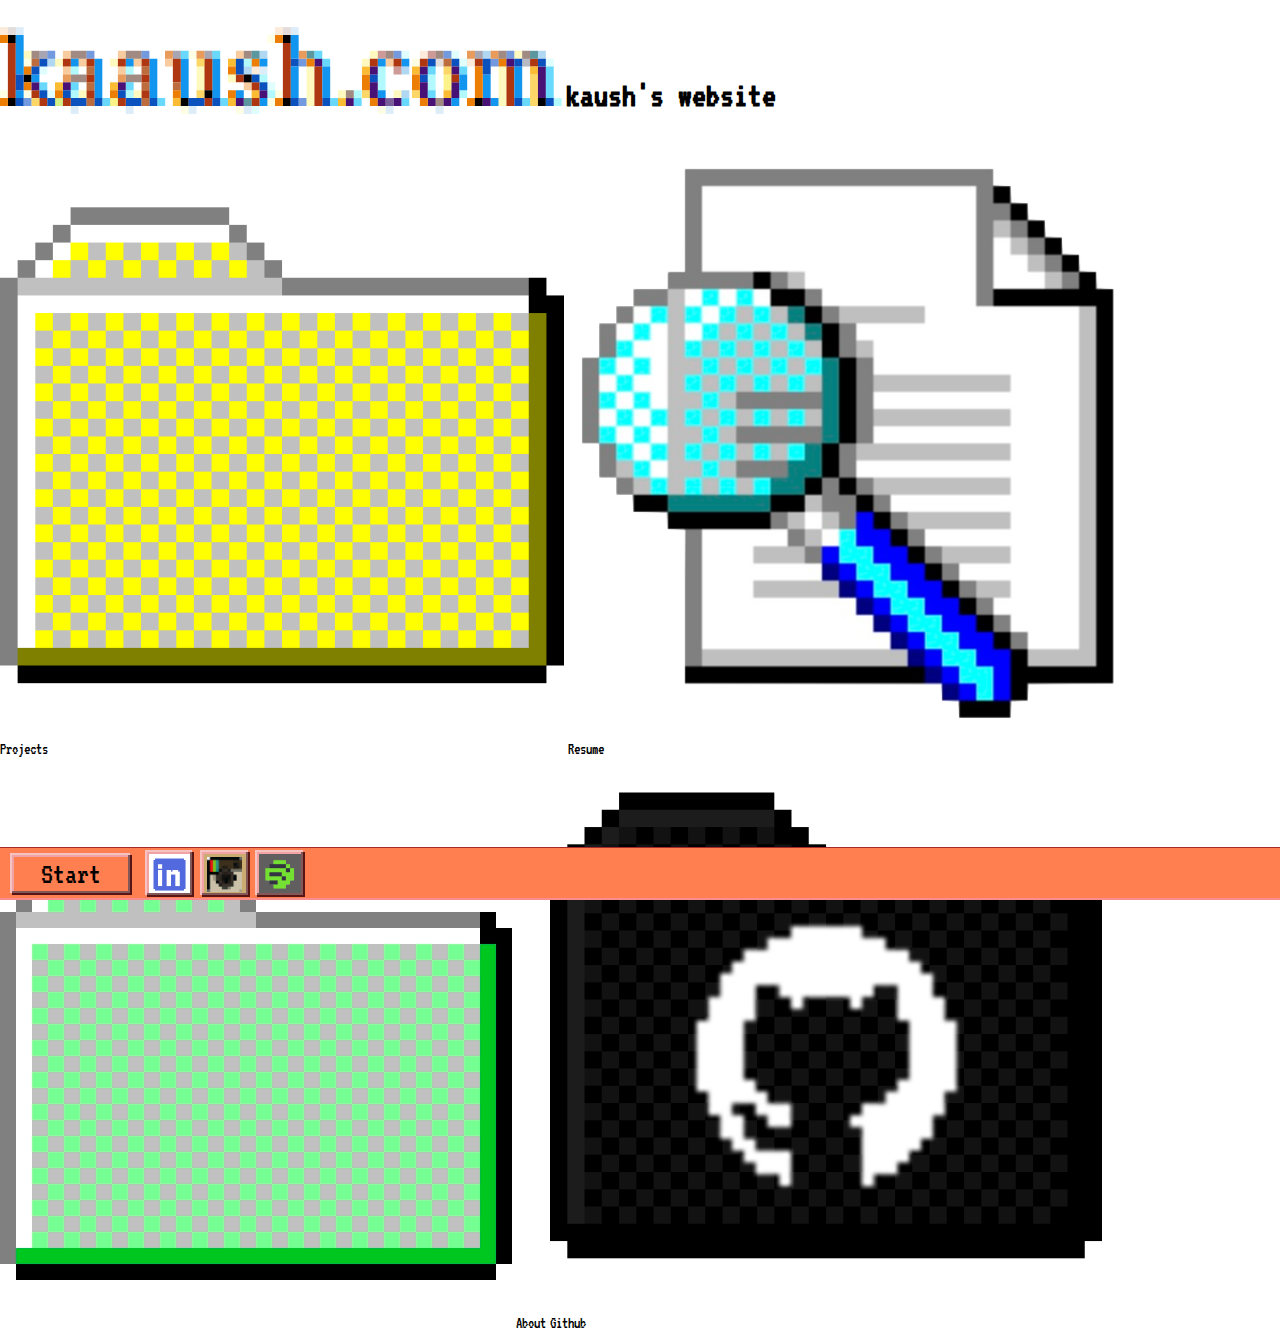
<file: index.html>
<!DOCTYPE html>
<html lang="en">
<head>
    <title>kaaush.com</title>
    <meta charset="UTF-8">
    <meta name="viewport" content="width=device-width, initial-scale=1.0 user-scalable=no">
    <link rel="stylesheet" href="style.css">
    <link rel="preconnect" href="https://fonts.googleapis.com">
    <link rel="preconnect" href="https://fonts.gstatic.com" crossorigin>
    <link href="https://fonts.googleapis.com/css2?family=BBH+Sans+Bartle&family=BBH+Sans+Bogle&family=Bytesized&family=Coral+Pixels&family=Montserrat:ital,wght@0,100..900;1,100..900&family=Rubik+80s+Fade&family=VT323&display=swap" rel="stylesheet">
</head>
<body>
    <p class="title">kaaush.com</p>
    <p class="desc"><b>kaush's website</b></p>

    <!--folders-->
    <div class="icon" id="proj">
        <a href="projects/projects.html">
            <img src="assets/w95folder.png">
            <p class="name">Projects</p>
        </a>
    </div>

    <div class="icon" id="res">
        <a href="resume.html">
            <img src="assets/docglass.png">
            <p class="name">Resume</p>
        </a>
        
    </div>

    <div class="icon" id="about">
        <a href="about.html">
            <img src="assets/w95folder2.png">
        </a>
        <p class="name">About</p>
    </div>

    <div class="icon" id="git">
        <a href="https://github.com/slowanimals" target="blank" >
            <img src="assets/w95folderGIT.png">
            <p class="name">Github</p>
        </a>
        
    </div>

    <!--bar-->
    <div class="bar">
        <button class="barbutton" id="start">Start</button>

        <button class="barbutton" id="ld">
            <a href="https://www.linkedin.com/in/kaushm/" target="blank">
                <img class="ld" src="assets/linkedinblue.png">
            </a>
        </button>

        <button class="barbutton" id="spot">
            <a href="https://open.spotify.com/user/y1551v70ghlycefrmzv6mx9tz?si=0fd21e2d92f64159" target="blank">
                <img class="spot" src="assets/spotify.png">
            </a>
        </button>

        <button class="barbutton" id="insta">
            <a href="https://www.instagram.com/k4ushhh/" target="blank">
                <img class="insta" src="assets/instaretro.png">
            </a>
        </button>
    </div>

    <!--random gifs?-->
    
</body>
</html>
</file>
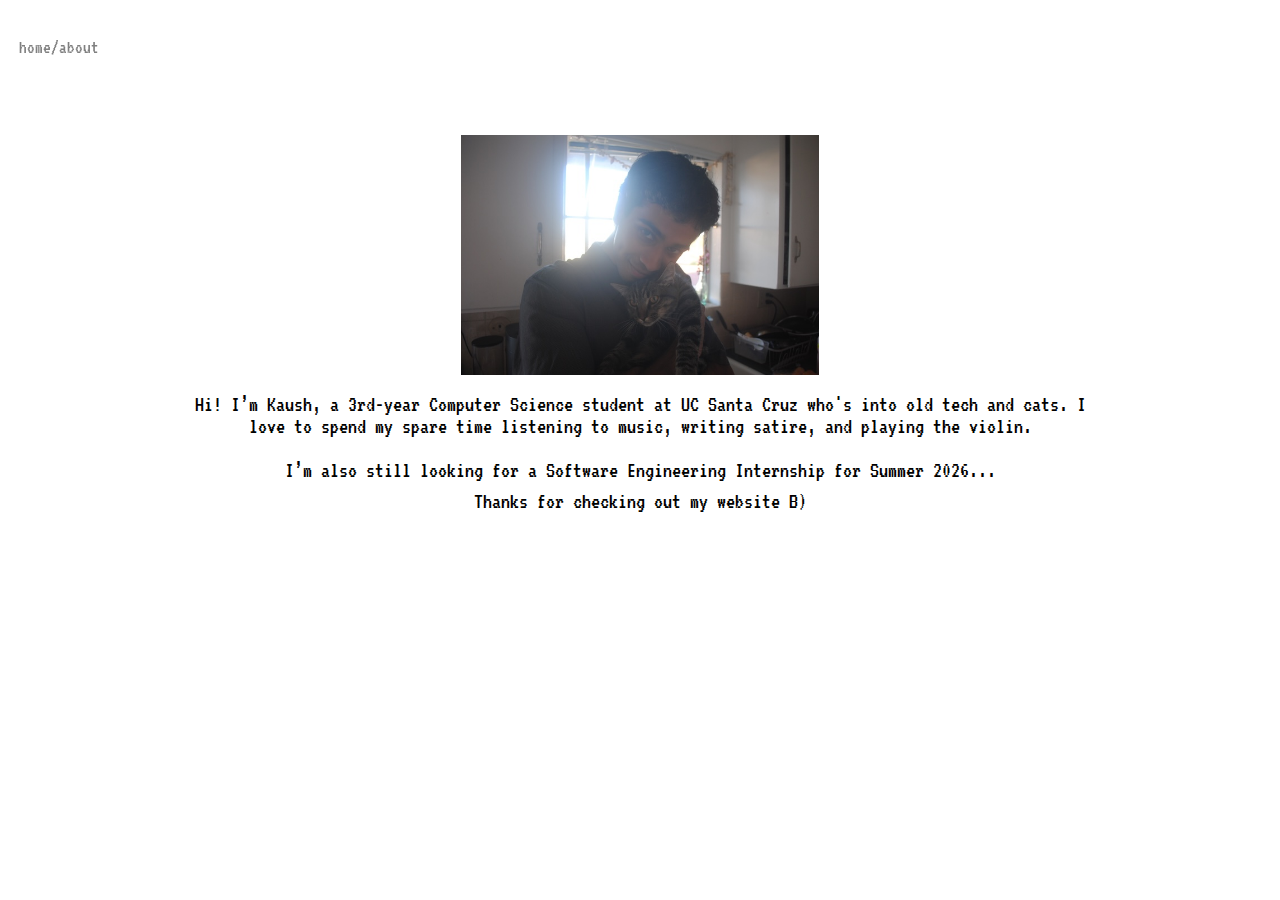
<file: about.html>
<!DOCTYPE html>
<html lang="en">
<head>
    <meta charset="UTF-8">
    <meta title="about">
    <title>about</title>
    <link rel="icon" type="image/x-icon" href="assets/compfavicon.png">
    <meta name="viewport" content="width=device-width, initial-scale=1.0">
    <link rel="stylesheet" href="Stylesheets/aboutstyle.css">
    <link rel="stylesheet" href="Stylesheets/directory.css">

    <link rel="preconnect" href="https://fonts.googleapis.com">
    <link rel="preconnect" href="https://fonts.gstatic.com" crossorigin>
    <link href="https://fonts.googleapis.com/css2?family=BBH+Sans+Bartle&family=BBH+Sans+Bogle&family=Bytesized&family=Coral+Pixels&family=Montserrat:ital,wght@0,100..900;1,100..900&family=Rubik+80s+Fade&family=VT323&display=swap" rel="stylesheet">

</head>
<body>
    <p class="directory">
        <a href="./">home</a>/about
    </p>
    <!--main bio-->
    <div class="biocont">
        <img src="assets/kaushringo.JPEG" loading="eager">
        <p>
            Hi! I’m Kaush, a 3rd-year Computer Science student at UC Santa Cruz who's into old tech and cats.  
            I love to spend my spare time listening to music, writing satire, and playing the violin.  
        </p>
        <p>
            <br>
            I’m also still looking for a Software Engineering Internship for Summer 2026...
        </p>
        <p style="margin-top: 1%;">
            Thanks for checking out my website B)
        </p>
    </div>
    





    <!--bar-->
    <div class="bar" style="display: None;">
        <button class="barbutton" id="start">Start</button>

        <button class="barbutton" id="ld">
            <a href="https://www.linkedin.com/in/kaushm/" target="blank">
                <img class="ld" src="assets/linkedinblue.png">
            </a>
        </button>

        <button class="barbutton" id="spot">
            <a href="https://open.spotify.com/user/y1551v70ghlycefrmzv6mx9tz?si=0fd21e2d92f64159" target="blank">
                <img class="spot" src="assets/spotify.png">
            </a>
        </button>

        <button class="barbutton" id="insta">
            <a href="https://www.instagram.com/k4ushhh/" target="blank">
                <img class="insta" src="assets/instaretro.png">
            </a>
        </button>
    </div>
    
</body>
</html>
</file>
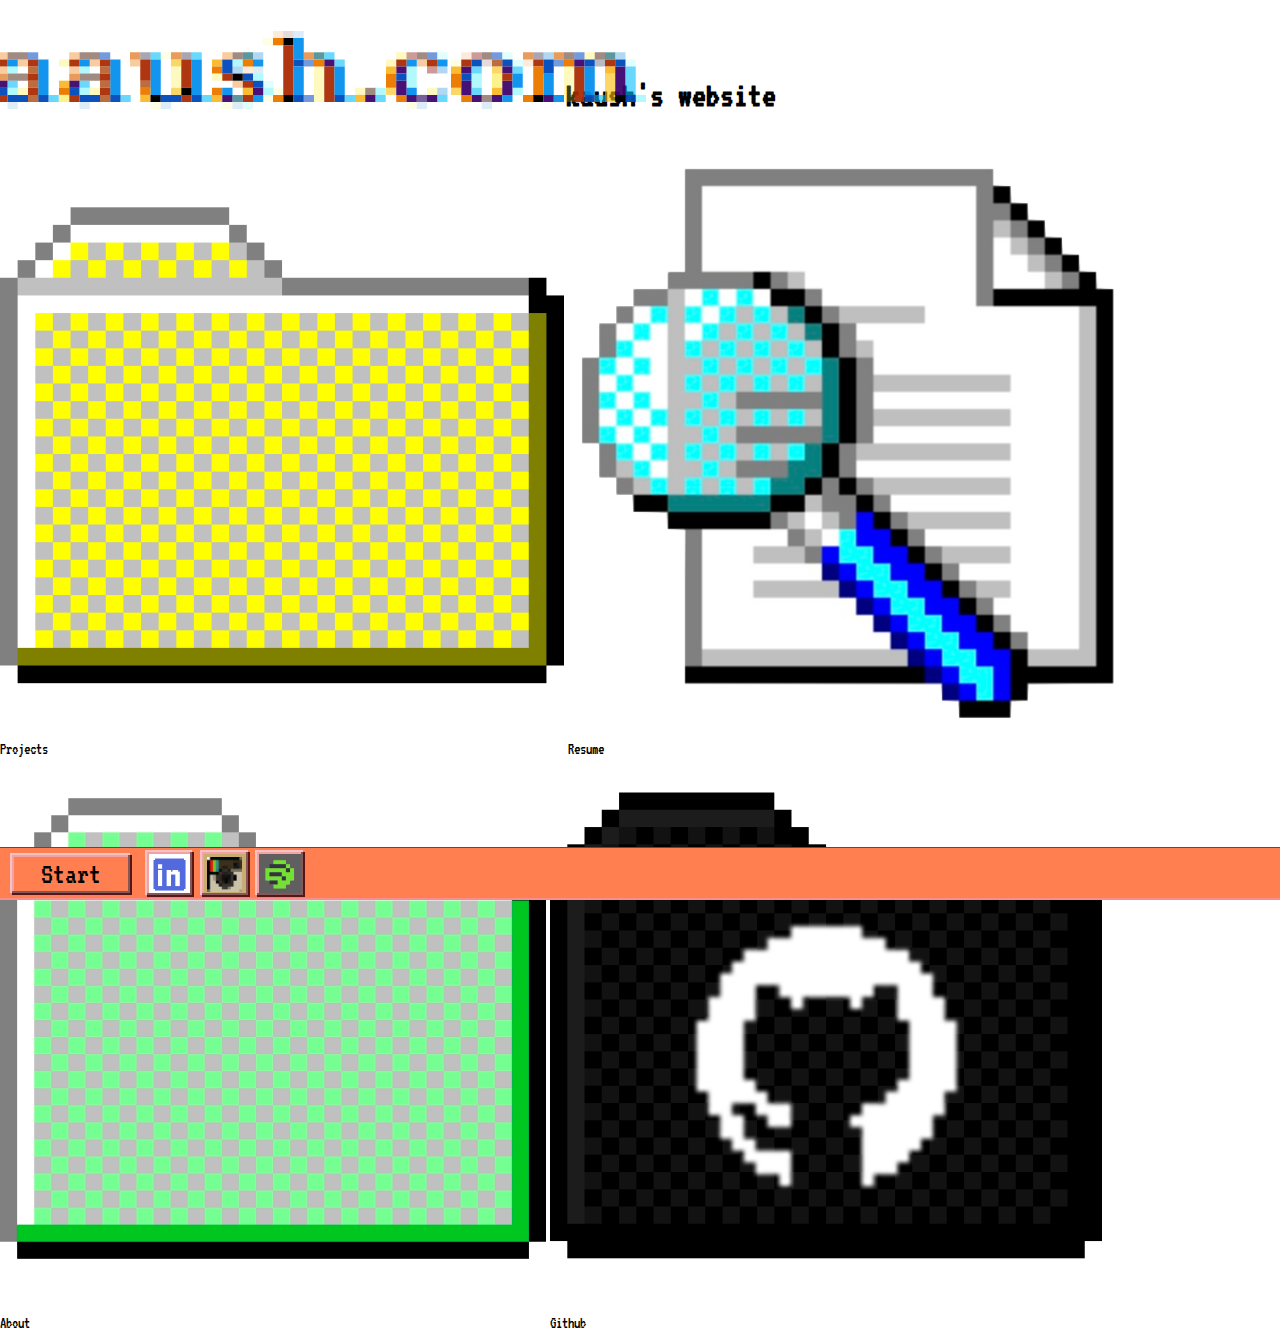
<file: home.html>
<!DOCTYPE html>
<html lang="en">
<head>
    <title>💿💿💿💿💿</title>
    <meta charset="UTF-8">
    <meta name="viewport" content="width=device-width, initial-scale=1.0">
    <link rel="stylesheet" href="style.css">
    <link rel="preconnect" href="https://fonts.googleapis.com">
    <link rel="preconnect" href="https://fonts.gstatic.com" crossorigin>
    <link href="https://fonts.googleapis.com/css2?family=BBH+Sans+Bartle&family=BBH+Sans+Bogle&family=Bytesized&family=Coral+Pixels&family=Montserrat:ital,wght@0,100..900;1,100..900&family=Rubik+80s+Fade&family=VT323&display=swap" rel="stylesheet">
</head>
<body>
    <p class="title">kaaush.com</p>
    <p class="desc"><b>kaush's website</b></p>

    <!--folders-->
    <div class="icon" id="proj">
        <a href="/projects/projects.html">
            <img src="/assets/w95folder.png">
            <p class="name">Projects</p>
        </a>
    </div>

    <div class="icon" id="res">
        <a href="/resume.html">
            <img src="/assets/docglass.png">
            <p class="name">Resume</p>
        </a>
        
    </div>

    <div class="icon" id="about">
        <img src="/assets/w95folder2.png">
        <p class="name">About</p>
    </div>

    <div class="icon" id="git">
        <a href="https://github.com/slowanimals" target="blank" >
            <img src="/assets/w95folderGIT.png">
            <p class="name">Github</p>
        </a>
        
    </div>

    <!--bar-->
    <div class="bar">
        <button class="barbutton" id="start">Start</button>

        <button class="barbutton" id="ld">
            <a href="https://www.linkedin.com/in/kaushm/" target="blank">
                <img class="ld" src="/assets/linkedinblue.png">
            </a>
        </button>

        <button class="barbutton" id="spot">
            <a href="https://open.spotify.com/user/y1551v70ghlycefrmzv6mx9tz?si=0fd21e2d92f64159" target="blank">
                <img class="spot" src="/assets/spotify.png">
            </a>
        </button>

        <button class="barbutton" id="insta">
            <a href="https://www.instagram.com/k4ushhh/" target="blank">
                <img class="insta" src="/assets/instaretro.png">
            </a>
        </button>
        
    </div>

    <!--random gifs?-->
    
</body>
</html>
</file>
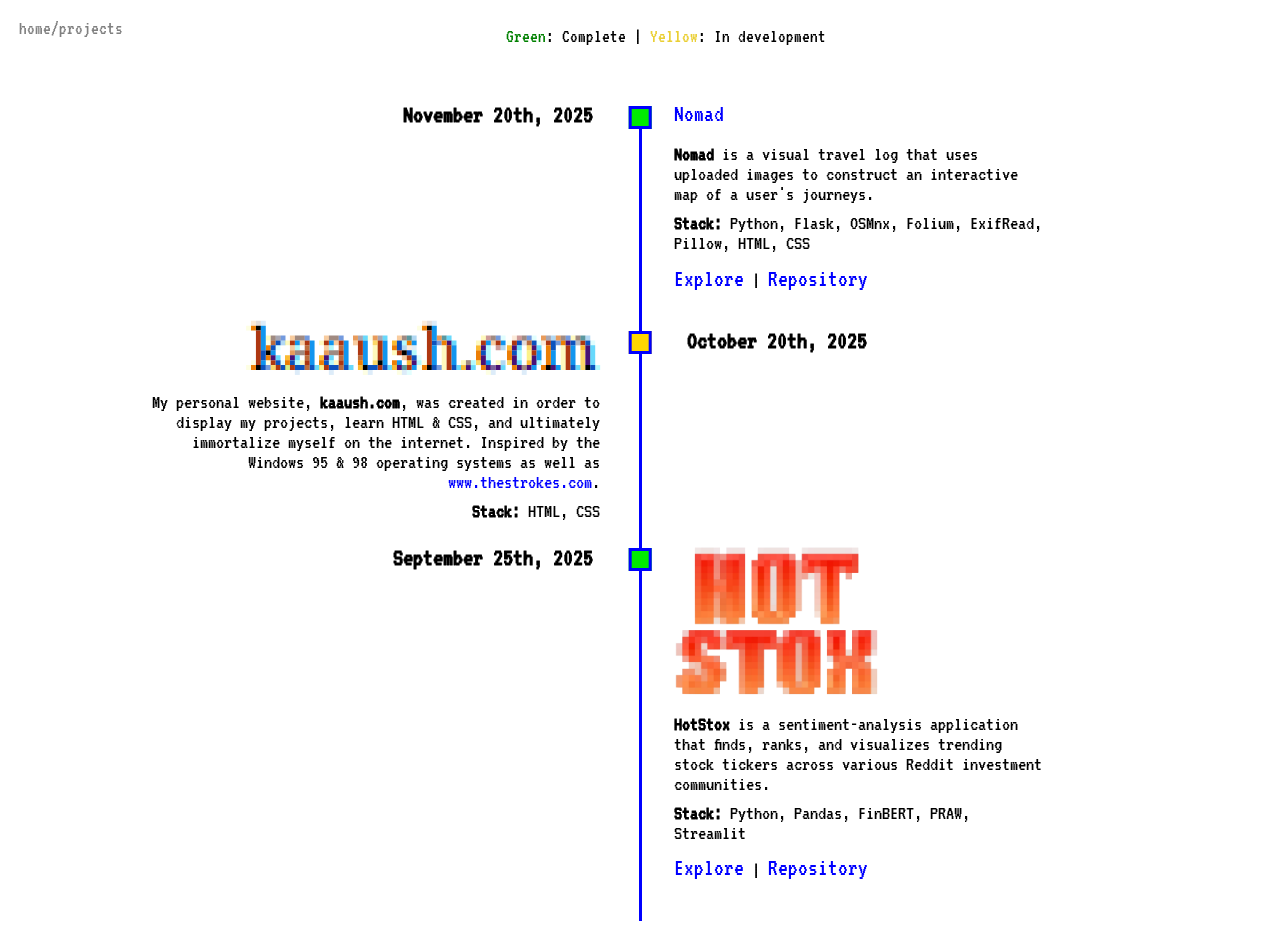
<file: projects.html>
<!DOCTYPE html>
<html lang="en">
<head>
    <meta charset="UTF-8">
    <meta name="viewport" content="width=device-width, initial-scale=1.0">
    <title>projects</title>
    <link rel="icon" type="image/x-icon" href="assets/compfavicon.png">
    <link rel="stylesheet" href="Stylesheets/projectstyle.css">
    <link rel="stylesheet" href="Stylesheets/directory.css">

    <link rel="preconnect" href="https://fonts.googleapis.com">
    <link rel="preconnect" href="https://fonts.gstatic.com" crossorigin>
    <link href="https://fonts.googleapis.com/css2?family=BBH+Sans+Bartle&family=Bytesized&family=Coral+Pixels&family=Jacquard+12&family=Jersey+10&family=Roboto:ital,wght@0,100..900;1,100..900&family=Rubik+Mono+One&family=Staatliches&family=VT323&display=swap" rel="stylesheet">
</head>
<body>
    <p class="directory">
        <a href = "./">home</a>/projects
    </p>

    <div class="info">
        <p >
            <span style="color: green;">Green</span>: Complete |
            <span style="color: rgb(234, 207, 52);">Yellow</span>: In development
            
        </p>
    </div>
    
    <div class="timeline">
        <!--NOMAD (right)-->
        <div class="timeline_component">
            <div class="date date-right">
                November 20th, 2025
            </div>
        </div>
        <div class="middle">
            <div class="point" id="done"></div>
        </div>

        <div class="timeline_desc" id="desc-right">
            <a href="projects/nomad">
                <p id="nomadlogo">Nomad</p>
            </a>
            <p><b>Nomad</b> is a visual travel log that uses uploaded images to construct an interactive map of a user's journeys.
            </p>
            <p>
                <b>Stack:</b> Python, Flask, OSMnx, Folium, ExifRead, Pillow, HTML, CSS
            </p>
            <a href="projects/nomad">Explore</a> | 
            <a href="https://www.github.com/slowanimals/nomad" target="blank">Repository</a>
            
        </div>


        <!--KAAUSH.COM (left)-->
        <div class="timeline_desc" id="desc-left">
            <p id="website">kaaush.com</p>
            <p>My personal website, <b>kaaush.com</b>, was created in order to display my projects, 
                learn HTML & CSS, and ultimately immortalize myself on the internet. Inspired by the Windows 95 & 98 operating systems 
                as well as <a id="link" href="https://www.thestrokes.com" target="blank">www.thestrokes.com</a>.
            </p>
            <p>
                <b>Stack: </b> HTML, CSS
            </p>
        </div>

        <div class="middle">
            <div class="point" id="prog"></div>
        </div>

        <div class="timeline_component">
            <div class="date date-left">
                October 20th, 2025
            </div>
        </div>


        <!--HOTSTOX (right)-->
        <div class="timeline_component">
            <div class="date date-right">
                September 25th, 2025
            </div>
        </div>
        <div class="middle">
            <div class="point" id="done"></div>
        </div>

        <div class="timeline_desc" id="desc-right">
            <a href="projects/hotstox">
                <img src="assets/hotstoxpixel.png">
            </a>
            <p><b>HotStox</b> is a sentiment-analysis application that finds, ranks, and 
            visualizes trending stock tickers across various Reddit investment communities.</p>
            <p>
                <b>Stack:</b> Python, Pandas, FinBERT, PRAW, Streamlit
            </p>
            <a href="projects/hotstox">Explore</a> |
            <a href="https://www.github.com/slowanimals/hotstox" target="blank">Repository</a>
        </div>

        
        

        <!--NOMAD (right)-->
    </div>
    
    
    
</body>
</html>
</file>
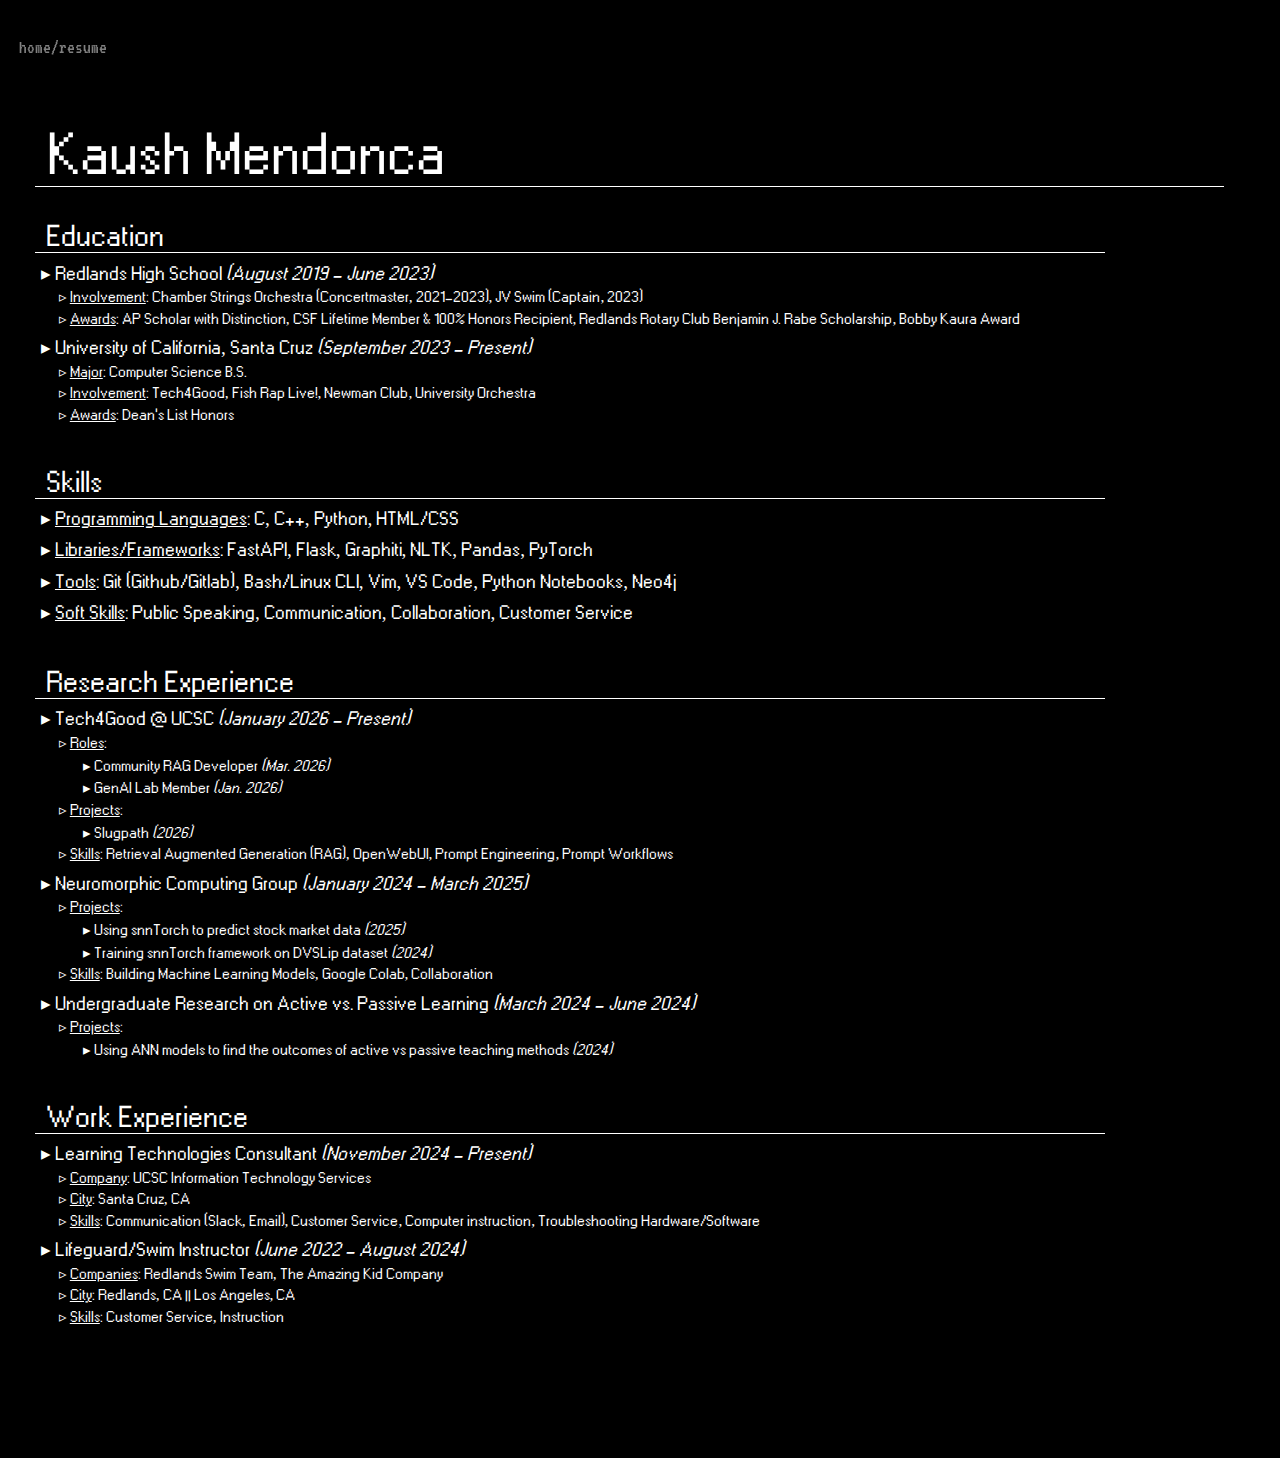
<file: resume.html>
<!DOCTYPE html>
<html lang="en">
<head>
    <meta charset="UTF-8">
    <meta name="viewport" content="width=device-width, initial-scale=1.0">
    <title>resume</title>
    <link rel="icon" type="image/x-icon" href="assets/compfavicon.png">
    <link rel="stylesheet" href="Stylesheets/resumestyle.css">
    <link rel="stylesheet" href="Stylesheets/directory.css">
    
    <link rel="preconnect" href="https://fonts.googleapis.com">
    <link rel="preconnect" href="https://fonts.gstatic.com" crossorigin>
    <link href="https://fonts.googleapis.com/css2?family=BBH+Sans+Bartle&family=BBH+Sans+Bogle&family=Bytesized&family=Coral+Pixels&family=Montserrat:ital,wght@0,100..900;1,100..900&family=Rubik+80s+Fade&family=VT323&display=swap" rel="stylesheet">
</head>
<body>
</head>
<body>
    <p class="directory" id="resume">
        <a href="./">home</a>/resume
    </p> 

    <!-- <div class="resume">
        <img src="assets/ResumeOct.png" width="800px" height="1087" ALIGN="center">
    </div> -->
    
    <div class="rescont">
        <div class="name">
            <p>
                Kaush Mendonca
            </p>
        </div>

        <!--Education -->
        <div class = "whole_cat">
            <div class = "category" id="edu">
                <p>Education</p>
            </div> 
            <!-- rhs -->
            <p class="title">▸ Redlands High School <i>(August 2019 - June 2023)</i></p>
            <p class="member">▹ <u>Involvement</u>: Chamber Strings Orchestra (Concertmaster, 2021-2023), JV Swim (Captain, 2023)</p>
            <p class="member">▹ <u>Awards</u>:  AP Scholar with Distinction, CSF Lifetime Member & 100% Honors Recipient, 
            Redlands Rotary Club Benjamin J. Rabe Scholarship, Bobby Kaura Award</p>
            
            <!-- ucsc -->
            <p class="title">▸ University of California, Santa Cruz <i>(September 2023 - Present)</i></p>
            <p class="member">▹ <u>Major</u>: Computer Science B.S.</p>
            <p class="member">▹ <u>Involvement</u>: Tech4Good, Fish Rap Live!, Newman Club, University Orchestra</p>
            <p class="member">▹ <u>Awards</u>: Dean's List Honors </p>
        </div>
        
        <!-- SKILLS -->
        <div class="whole_cat">
            <div class="category">
                <p>Skills</p>
            </div>

            <p class="title">▸ <u>Programming Languages</u>: C, C++, Python, HTML/CSS</p>
            <p class="title">▸ <u>Libraries/Frameworks</u>: FastAPI, Flask, Graphiti, NLTK, Pandas, PyTorch</p>
            <p class="title">▸ <u>Tools</u>: Git (Github/Gitlab), Bash/Linux CLI, Vim, VS Code, Python Notebooks, Neo4j</p>
            <p class="title">▸ <u>Soft Skills</u>: Public Speaking, Communication, Collaboration, Customer Service</p>
        </div>

        <!-- Research Exp -->
        <div class="whole_cat">
            <div class="category">
                <p>Research Experience</p>
            </div>
            <!-- t4g -->
            <p class="title">▸ Tech4Good @ UCSC <i>(January 2026 - Present)</i></p>
            <p class="member">▹ <u>Roles</u>: </p>
            <p class="member" id="child">▸ Community RAG Developer <i>(Mar. 2026)</i></p>
            <p class="member" id="child">▸ GenAI Lab Member <i>(Jan. 2026)</i></p>

            <p class="member">▹ <u>Projects</u>: </p>
            <p class="member" id="child">▸ Slugpath <i>(2026)</i></p>
            <p class="member">▹ <u>Skills</u>: Retrieval Augmented Generation (RAG), OpenWebUI, Prompt Engineering, Prompt Workflows </p>
            
            
            <!-- snn -->
            <p class="title">▸ Neuromorphic Computing Group <i>(January 2024 - March 2025)</i></p>
            <p class="member">▹ <u>Projects</u>: </p>
            <p class="member" id="child">▸ Using snnTorch to predict stock market data <i>(2025)</i></p>
            <p class="member" id="child">▸ Training snnTorch framework on DVSLip dataset <i>(2024)</i></p>
            <p class="member">▹ <u>Skills</u>: Building Machine Learning Models, Google Colab, Collaboration </p>
            
            <!-- pedro -->
            <p class="title">▸ Undergraduate Research on Active vs. Passive Learning <i>(March 2024 - June 2024)</i></p>
            <p class="member">▹ <u>Projects</u>: </p>
            <p class="member" id="child">▸ Using ANN models to find the outcomes of active vs passive teaching methods <i>(2024)</i></p>


        </div>

        <!-- Work exp -->
        <div class="whole_cat">
            <div class="category">
                <p>Work Experience</p>
            </div>
            <p class="title">▸ Learning Technologies Consultant <i>(November 2024 - Present)</i></p>
            <p class="member">▹ <u>Company</u>: UCSC Information Technology Services</p>
            <p class="member">▹ <u>City</u>: Santa Cruz, CA</p>
            <p class="member">▹ <u>Skills</u>: Communication (Slack, Email), Customer Service, Computer instruction, Troubleshooting Hardware/Software </p>

            <p class="title">▸ Lifeguard/Swim Instructor <i>(June 2022 - August 2024)</i></p>
            <p class="member">▹ <u>Companies</u>: Redlands Swim Team, The Amazing Kid Company</p>
            <p class="member">▹ <u>City</u>: Redlands, CA || Los Angeles, CA</p>
            <p class="member">▹ <u>Skills</u>: Customer Service, Instruction </p>

        </div>

        
        


    
    </div>

</body>
</html>
</file>
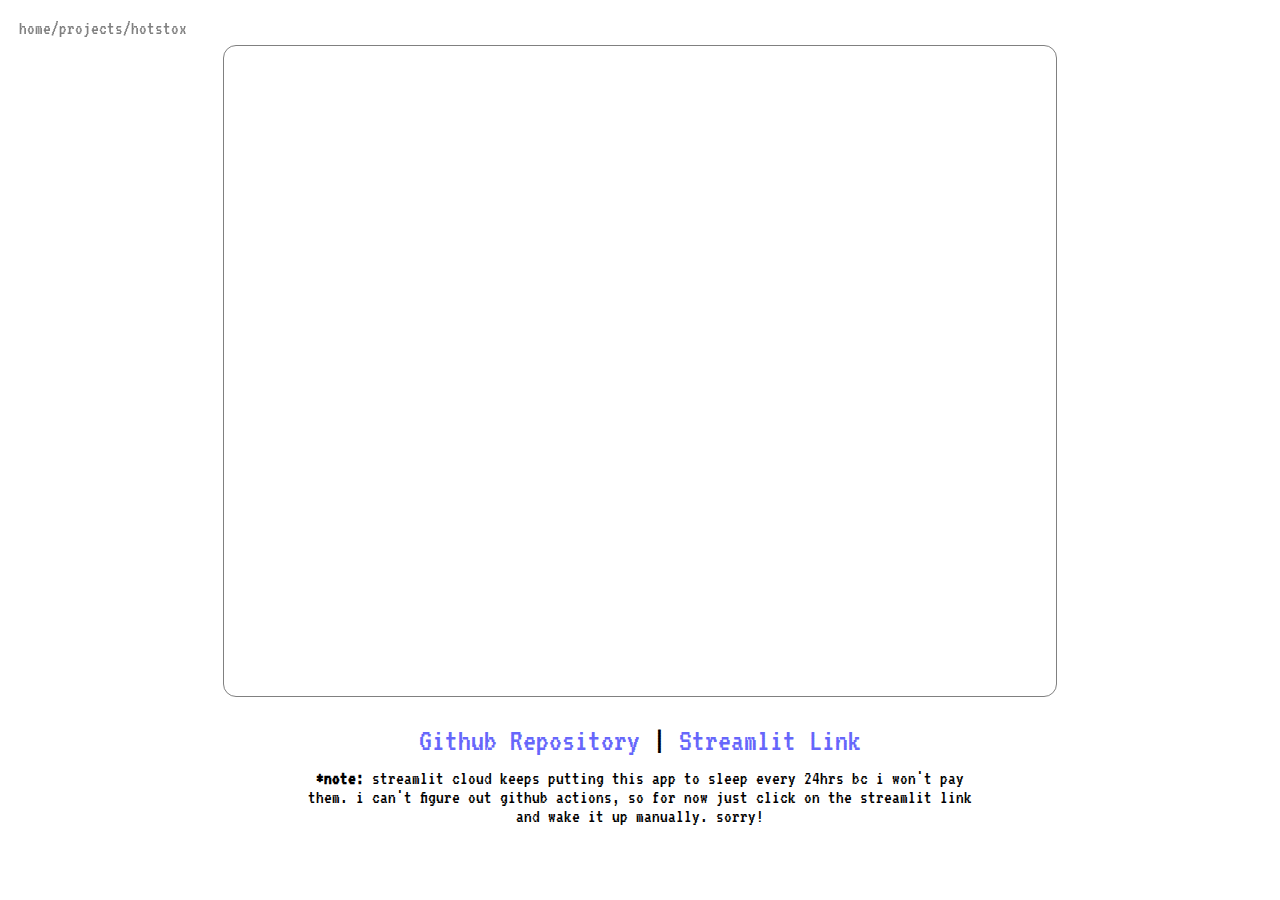
<file: projects/hotstox.html>
<!DOCTYPE html>
<html lang="en">

<head>
    <meta charset="UTF-8">
    <meta name="viewport" content="width=device-width, initial-scale=1.0">
    <title>hotstox</title>
    <link rel="icon" type="image/x-icon" href="../assets/compfavicon.png">

    <link rel="stylesheet" href="../Stylesheets/hotstox.css">
    <link rel="stylesheet" href="../Stylesheets/directory.css">
    
    <link rel="preconnect" href="https://fonts.googleapis.com">
    <link rel="preconnect" href="https://fonts.gstatic.com" crossorigin>
    <link href="https://fonts.googleapis.com/css2?family=BBH+Sans+Bartle&family=BBH+Sans+Bogle&family=Bytesized&family=Coral+Pixels&family=Montserrat:ital,wght@0,100..900;1,100..900&family=Rubik+80s+Fade&family=VT323&display=swap" rel="stylesheet">
</head>

<body>
    <p class="directory">
        <a href="../">home</a>/<a href="../projects">projects</a>/hotstox
    </p>


    <div class="hotstox">
        <iframe 
        src="https://hotstox.streamlit.app/?embed=true"
        height="600px"
        width="900px"
        >
        </iframe>
    </div>

    

    <div class="hsdesc">
        <div class="repo">
            <a href="https://github.com/slowanimals/HotStox.git" target="blank">
                    Github Repository
            </a> |
            <a href="https://hotstox.streamlit.app/" target="blank">
                Streamlit Link
            </a>
            <p style="font-size: 1.5vw; width: 54%; justify-self: center; margin-top: 1.5vh;">
                <b>*note:</b> streamlit cloud keeps putting this app to sleep every 24hrs bc i won't pay them. i can't figure out github actions,
                so for now just click on the streamlit link and wake it up manually. sorry!
            </p>
        </div>
    </div>

    
</body>
</html>
</file>
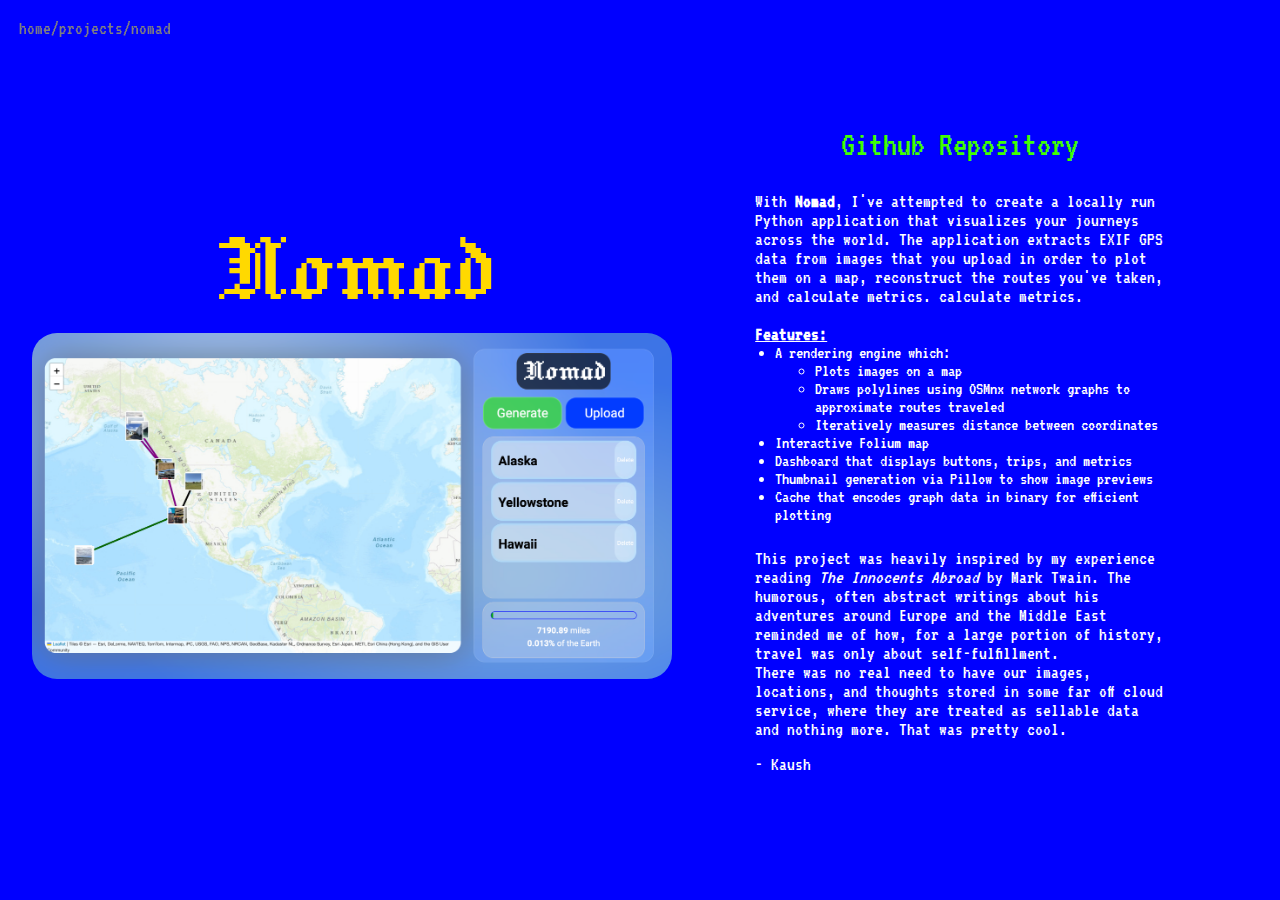
<file: projects/nomad.html>
<!DOCTYPE html>
<html lang="en">

<head>
    <meta charset="UTF-8">
    <meta name="viewport" content="width=device-width, initial-scale=1.0">
    <title>nomad</title>
    <link rel="icon" type="image/x-icon" href="../assets/compfavicon.png">

    <link rel="stylesheet" href="../Stylesheets/projectstyle.css">
    <link rel="stylesheet" href="../Stylesheets/nomadstyle.css">
    <link rel="stylesheet" href="../Stylesheets/directory.css">
    
    <link rel="preconnect" href="https://fonts.googleapis.com">
    <link rel="preconnect" href="https://fonts.gstatic.com" crossorigin>
    <link rel="preconnect" href="https://fonts.googleapis.com">
    <link rel="preconnect" href="https://fonts.gstatic.com" crossorigin>
    <link href="https://fonts.googleapis.com/css2?family=BBH+Sans+Bartle&family=Bytesized&family=Coral+Pixels&family=Jacquard+12&family=Jersey+10&family=Roboto:ital,wght@0,100..900;1,100..900&family=Rubik+Mono+One&family=Staatliches&family=VT323&display=swap" rel="stylesheet">
</head>
<body>
    <p class="directory">
        <a href="../">home</a>/<a href="../projects">projects</a>/nomad
    </p>

    <div class='left'>
        <div class="ticont">
            <div class="title">
                Nomad
            </div>
        </div>

        <div class="nomimg">
            <img loading="eager" src="../assets/nomadui.png">
        </div>
    
        
    </div>
    
    <div class="nomaddesc">
        <div class="repo">
                <a href="https://github.com/slowanimals/Nomad" target="blank">
                    Github Repository
                </a>
        </div>
        <p>
            With <b>Nomad</b>, I've attempted to create a locally run Python application that visualizes your journeys across
            the world. The application extracts EXIF GPS data from images that you upload in order to plot them on a map,
            reconstruct the routes you've taken, and calculate metrics.
            calculate metrics.
            <br>
            <br>
            <u><b>Features:</b></u>
            <ul class="features">
                <li>A rendering engine which:
                    <ul>
                        <li>Plots images on a map</li>
                        <li>Draws polylines using OSMnx network graphs to approximate routes traveled</li>
                        <li>Iteratively measures distance between coordinates</li>
                    </ul>
                </li>
                <li>Interactive Folium map</li>
                <li>Dashboard that displays buttons, trips, and metrics</li>
                <li>Thumbnail generation via Pillow to show image previews</li>
                <li>Cache that encodes graph data in binary for efficient plotting</li>
            </ul>
            <br>

        </p>
        <p style="margin-top: -2%">
            <br>
            This project was heavily inspired by my experience reading <i>The Innocents Abroad</i> by Mark Twain.
            The humorous, often abstract writings about his adventures around Europe and the Middle East reminded me 
            of how, for a large portion of history, travel was only about self-fulfillment. 
            <br>
            There was no real need to have our images, locations, and thoughts stored in some 
            far off cloud service, where they are treated as sellable data and nothing more. That was pretty cool.
        </p>
        <br>
        <p>
            - Kaush
        </p>

    </div>

</body>

</html>
</file>
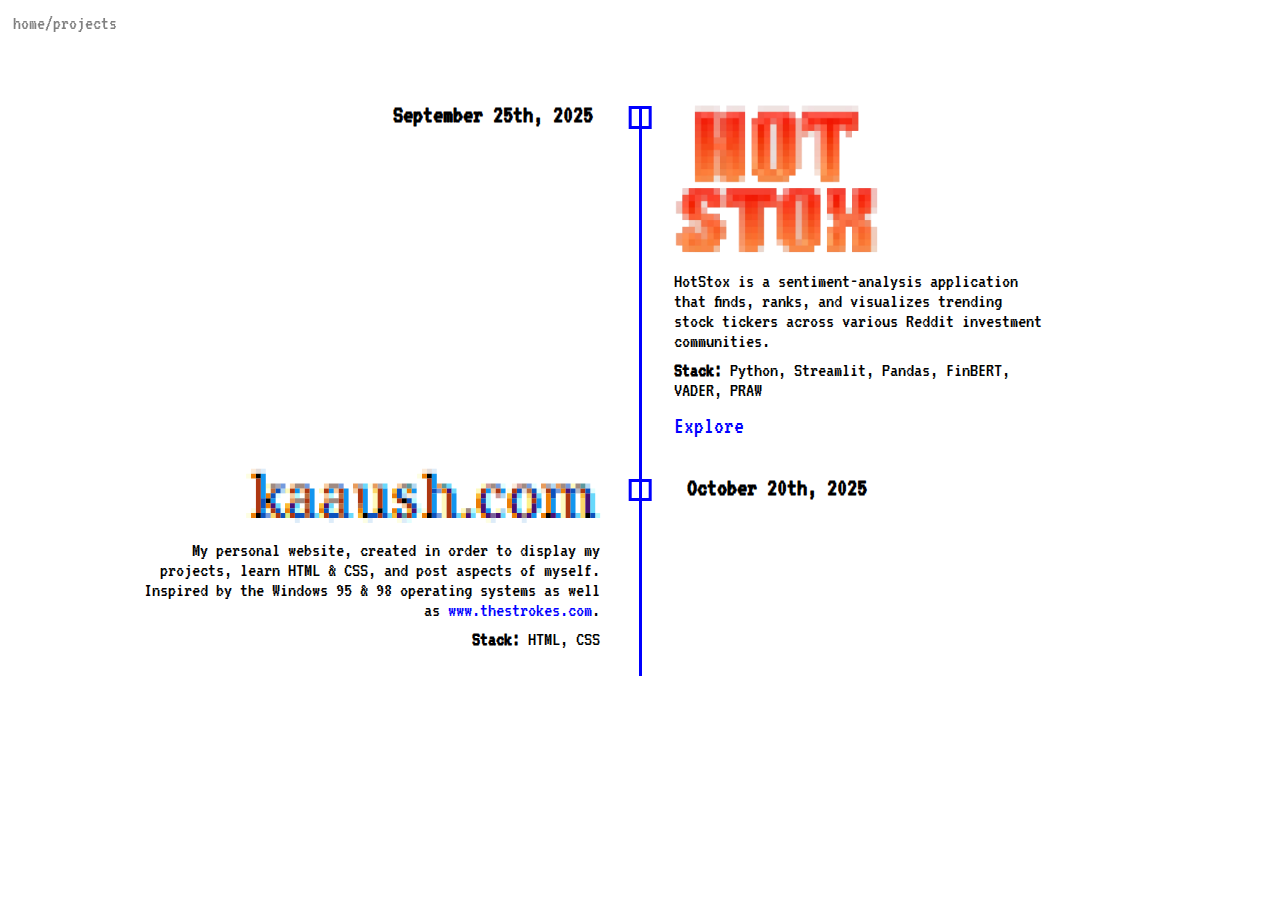
<file: projects/projects.html>
<!DOCTYPE html>
<html lang="en">
<head>
    <meta charset="UTF-8">
    <meta name="viewport" content="width=device-width, initial-scale=1.0">
    <title>projects</title>
    <link rel="icon" type="image/x-icon" href="../assets/compfavicon.png">
    <link rel="stylesheet" href="../Stylesheets/projectstyle.css">
    <link rel="preconnect" href="https://fonts.googleapis.com">
    <link rel="preconnect" href="https://fonts.gstatic.com" crossorigin>
    <link href="https://fonts.googleapis.com/css2?family=BBH+Sans+Bartle&family=Bytesized&family=Coral+Pixels&family=Jacquard+12&family=Jersey+10&family=Roboto:ital,wght@0,100..900;1,100..900&family=Rubik+Mono+One&family=Staatliches&family=VT323&display=swap" rel="stylesheet">
</head>
<body>
    <p class="directory">
        <a href="../index.html">home</a>/projects
    </p>
    
    <div class="timeline">
        <!--HOTSTOX-->
        <div class="timeline_component">
            <div class="date date-right">
                September 25th, 2025
            </div>
        </div>
        <div class="middle">
            <div class="point"></div>
        </div>

        <div class="timeline_desc" id="desc-right">
            <a href="hotstox.html">
                <img src="../assets/hotstoxpixel.png">
            </a>
            <p>HotStox is a sentiment-analysis application that finds, ranks, and 
            visualizes trending stock tickers across various Reddit investment communities.</p>
            <p>
                <b>Stack:</b> Python, Streamlit, Pandas, FinBERT, VADER, PRAW 
            </p>
            <a href="hotstox.html">Explore</a>
        </div>

        
        <!--KAAUSH.COM-->
        <div class="timeline_desc" id="desc-left">

            <p id="website">kaaush.com</p>
            <p>My personal website, created in order to display my projects, 
                learn HTML & CSS, and post aspects of myself. Inspired by the Windows 95 & 98 operating systems 
                as well as <a id="link" href="https://www.thestrokes.com" target="blank">www.thestrokes.com</a>.
            </p>
            <p>
                <b>Stack: </b> HTML, CSS
            </p>
        </div>
        
        <div class="middle">
            <div class="point"></div>
        </div>
        <div class="timeline_component">
            <div class="date date-left">
                October 20th, 2025
            </div>
        </div>

    </div>
    
    
    
</body>
</html>
</file>
<file: style.css>
/*Fonts: Montserrat, Coral Pixels, Rubik 80s Fade, Bytesized, BBH Sans Bogle, BBH Sans Bartle, VT323*/
body{
    margin:0;
}
a{
    text-decoration: 0;
    display: inline-block;
    color: black;
}
.container{
    border: 1px solid black;
    text-align: center;
    height: fit-content;
    width: fit-content;
    
}
.wrapper{
    display: flex;
    flex-wrap: wrap;
    justify-content: center;
    gap: 30px;
    margin-top: 40px;
    position: relative;
    width: 100%;
    height: 90vh;
}
#ticont{
    justify-self: center;
    border: none;
}
.title{
    font-family: "Coral Pixels";
    font-size: 8vw;
    text-align:center;
    margin: 0;
    display: inline-block;

    user-select:none;
    -moz-user-select: none;
    -webkit-touch-callout: none;
    -webkit-user-select: none;
}
.title:hover{
    cursor:grab;
    transform: scale3d(1.3, 0.9, 1)
}

#descont{
    justify-self: center;
    border: none;
    margin: -10px;
}
.desc{
    font-family: "VT323";
    font-size: 2.7vw;
    text-align: center;
    margin: 0;
    display: inline-block;

    user-select:none;
    -moz-user-select: none;
    -webkit-touch-callout: none;
    -webkit-user-select: none;
}





/* NOTE: put all folders under one class then add an id to each folder. 
Also use position: absolute to place folders anywhere */
.folder_container{
    width: 8vw;
    border: none;
    
}
#namecont{
    justify-self: center;
    margin-top: -6%;
    border: none;
    font-size: 1.3vw;
}

.icon{
    display: inline-block;
}

.icon img{
    height: auto;
    width: 100%; /*allows for folders to just be complete size of container, resize with foldcont*/
    padding: 0px;
    margin: 0 auto;
}
.icon img:hover{
    opacity: 0.75;
    cursor: pointer;
    
}
.icon img:active{
    opacity: 0.6;
}
.icon .name{
    display: inline-block;
    margin: 0;
    color:black;
    font-family: "VT323";
    /* text-align: center; */
}

/*position within container*/
#proj{
    position:relative;
}
#res{
    position:relative;
}

#about {
    position:relative;
}
#git{
    position: relative;
}

/*overall folder position*/
#projcont{
    position: absolute;
    top: 2%;
    left: 32%;
    
}
#rescont{
    position: absolute;
    top: 7%;
    left: 50%;
    
    
}
#abcont{
    position: absolute;
    top: 30%;
    right: 30%;
}
#gitcont{
    position: absolute;
    top: 34%;
    left: 37%;
}


/*BAR STUFF*/
.bar{
    height: 50px;
    width: 100%;
    background-color:coral;
    position: fixed;
    bottom: 0;
    margin-left: 0;
    margin-right: 0;
    border-top: 1px solid;
    border-bottom: 2px solid;
    border-top-color:brown;
    border-bottom-color:rgb(250, 141, 141);
    
    padding-left: 10;
    padding-right: 10;
}
.barbutton{
    font-family:'VT323';
    font-size: 30px;
    text-align: center;

    top: 5px;
    bottom: 5px;

    border-radius: 3px solid;
    border-right: none;
    border-bottom: none;

    border-top-color: rgb(246, 194, 194);
    border-left-color: rgb(246, 194, 194);
    
    box-shadow: 2px 2px rgb(89, 20, 20), -2px -2px inset rgb(132, 88, 88), 2px 2px inset rgb(241, 162, 162);
    background-color: coral;

}

.barbutton:hover{
    cursor:pointer;
}
.barbutton:active{
    background-color:rgb(249, 169, 139);
    border-top-color: rgb(89, 20, 20) ;
    border-left-color: rgb(89, 20, 20);
    border-right: none;
    border-bottom: none;
    box-shadow: 2px 2px rgb(245, 180, 180), 2px 2px inset rgb(115, 71, 71), -2px -2px inset rgb(238, 152, 152);;
}

#start{
    position:absolute;
    left: 10px;
    width: 120px;
}

#ld{
    position: absolute;
    left: 145px;
    
    background-color:white;
    padding: 5px;
    top: 2px;
    bottom: 3px;
}
#ld img{
    height: 35px;
    bottom: 2px;
}
#ld img:active{
    opacity:0.5;
}
#ld:active{
    box-shadow: 2px 2px rgb(67, 66, 66) inset, -2px -2px gray inset;
    background-color:white;
}

#spot{
    position: absolute;
    left: 255px;

    padding: 5px;
    top: 2px;
    bottom: 3px;
    background-color: rgb(96, 94, 94);
}
#spot img{
    height: 35px;
    bottom: 2px;
}
#spot img:active{
    opacity:0.5;
}
#spot:active{
    box-shadow: 2px 2px rgb(28, 27, 27) inset, -2px -2px rgb(66, 66, 66) inset;
    background-color: rgb(96, 94, 94);
}

#insta{
    position: absolute;
    left: 200px;

    padding: 5px;
    top: 2px;
    bottom: 3px;
    background-color: rgb(202, 171, 112);
}
#insta img{
    height: 35px;
    bottom: 2px;
    margin-right: 1px;
    margin-bottom: 2px;
}
#insta img:active{
    opacity: 0.5;
}
#insta:active{
    box-shadow: 2px 2px rgb(65, 49, 36) inset, -2px -2px rgb(112, 83, 70) inset;
    background-color:rgb(131, 106, 63);
}


/*RESUME*/
.resume{
    position: absolute;
    top: 25px;
    bottom: 25px;
    justify-self: center;
}
.resume:hover{
    cursor:none;
}

/*gifs*/
.dino{
    position:absolute;
    top: 675px;
    right: 60px;
    margin-left:0;
/*
    animation: walk;
    animation-duration: 15s;
    animation-iteration-count: infinite;*/
}
.dino img{
    height: 100px;
    width: auto;
}

@keyframes walk{
    from{
        margin-left:0%;
    }
    to{
        margin-right:50%;
    }
    to{
        margin-left:100%;
    }
}

/*PROJECTS*/
.app{
    text-align: center;
}
.app img{
    width: 170px;
    height: auto;
    padding:0px;
}
.app .appname{
    font-family:"VT323";
    font-size: 20px;
    text-align: center;
    display: block;
    margin:0;
}
.app:hover{
    cursor:pointer;
    opacity: 0.8;
}
#hs{
    position: absolute;
    top: 250px;
    left: 470px;
}

/*HOTSTOX EMBED*/

.hotstox{
    height: fit-content;

    margin: 0px auto 5px auto;
    width: 62%;
}

.hsdesc{
    font-family:"vt323";
    font-size: 25px;
    text-align: center;
    padding:0;
    
    margin: 50px 300px 5px 300px;

}

.hsdesc p{
    margin: 0;
    padding: 0;
}
/*DIRECTORY*/
.directory{

    font-family:"VT323";
    font-size: 20px;
    position: fixed;
    top: 0px;
    left: 15px;
    color:gray;
    user-select:none;
    -moz-user-select: none;
    -webkit-touch-callout: none;
    -webkit-user-select: none;
}
.directory:hover{
    cursor: pointer;
}
.directory a{
    color:gray;
}
.directory a:hover{
    cursor:pointer;
    font-weight:bolder;
    color: rgb(95, 93, 93);
}

/*REPO*/
.repo{
    text-align: center;
}
.repo a{
    font-family:"vt323";
    font-size: 25px;
    margin-top: 0px;
    margin-bottom: 20px;
    padding:0;

    color:rgb(102, 102, 251);
    
}
.repo a:hover{
    color:rgb(148, 148, 243);
}

.created{
    font-family: "vt323";
    color: rgb(120, 189, 141);
    text-align: center;

    font-size: 23px;
    padding-bottom: 5px;
}

/*ABOUT*/
.kaush{
    margin: 100px auto 0 auto;
    width: 35%;
}
.kaush img{
    height: 350px;
    width: auto;
}
</file>
<file: Stylesheets/aboutstyle.css>
body{
    margin:0;
    display: flex;
    flex-direction: row;
    align-content: center;
    justify-content: center;
    overflow-y: none;
}
a{
    text-decoration: 0;
    display: inline-block;
    color: black;
}
.container{
    border: 3px solid black;
    text-align: center;
    height: fit-content;
    width: fit-content;
    
}
.wrapper{
    display: flex;
    flex-wrap: wrap;
    justify-content: center;
    gap: 30px;
    margin-top: 40px;
    position: relative;
    width: 100%;
    height: 90vh;
}



/*ABOUT*/
.biocont{
    border: 0px solid black;
    justify-items: center;
    width: 70vw;
    height: 70vh;
    display: flex;
    flex-direction: column;
    align-items: center;
    margin-top: 15vh;
    gap: 0%;

}
.biocont img{
    height: auto;
    width: 40%;
    position: relative;
    border: 0px purple solid;
    margin-bottom: 2%;
}
.biocont p{
    border: 0px green solid;
    display: block;
    text-align:center;
    font-family: 'vt323';
    font-size: 1.75vw;
    width: 100%;
    color: black;
    margin: 0;
}

@media (max-width: 500px){
    .biocont{
        width: 70vw;
        row-gap: 3vw;
        margin-top: 10vh;
    }
    .biocont img{
        width: 100%;
    }

    .biocont p{
        font-size: 6vw;
    }
}




/*BAR STUFF*/
.bar{
    height: 50px;
    width: 100%;
    background-color:coral;
    position: fixed;
    bottom: 0;
    margin-left: 0;
    margin-right: 0;
    border-top: 1px solid;
    border-bottom: 2px solid;
    border-top-color:brown;
    border-bottom-color:rgb(250, 141, 141);
    
    padding-left: 10;
    padding-right: 10;
}
.barbutton{
    font-family:'VT323';
    font-size: 30px;
    text-align: center;

    top: 5px;
    bottom: 5px;

    border-radius: 3px solid;
    border-right: none;
    border-bottom: none;

    border-top-color: rgb(246, 194, 194);
    border-left-color: rgb(246, 194, 194);
    
    box-shadow: 2px 2px rgb(89, 20, 20), -2px -2px inset rgb(132, 88, 88), 2px 2px inset rgb(241, 162, 162);
    background-color: coral;

}

.barbutton:hover{
    cursor:pointer;
}
.barbutton:active{
    background-color:rgb(249, 169, 139);
    border-top-color: rgb(89, 20, 20) ;
    border-left-color: rgb(89, 20, 20);
    border-right: none;
    border-bottom: none;
    box-shadow: 2px 2px rgb(245, 180, 180), 2px 2px inset rgb(115, 71, 71), -2px -2px inset rgb(238, 152, 152);;
}

#start{
    position:absolute;
    left: 10px;
    width: 120px;
}

#ld{
    position: absolute;
    left: 145px;
    
    background-color:white;
    padding: 5px;
    top: 2px;
    bottom: 3px;
}
#ld img{
    height: 35px;
    bottom: 2px;
}
#ld img:active{
    opacity:0.5;
}
#ld:active{
    box-shadow: 2px 2px rgb(67, 66, 66) inset, -2px -2px gray inset;
    background-color:white;
}

#spot{
    position: absolute;
    left: 255px;

    padding: 5px;
    top: 2px;
    bottom: 3px;
    background-color: rgb(96, 94, 94);
}
#spot img{
    height: 35px;
    bottom: 2px;
}
#spot img:active{
    opacity:0.5;
}
#spot:active{
    box-shadow: 2px 2px rgb(28, 27, 27) inset, -2px -2px rgb(66, 66, 66) inset;
    background-color: rgb(96, 94, 94);
}

#insta{
    position: absolute;
    left: 200px;

    padding: 5px;
    top: 2px;
    bottom: 3px;
    background-color: rgb(202, 171, 112);
}
#insta img{
    height: 35px;
    bottom: 2px;
    margin-right: 1px;
    margin-bottom: 2px;
}
#insta img:active{
    opacity: 0.5;
}
#insta:active{
    box-shadow: 2px 2px rgb(65, 49, 36) inset, -2px -2px rgb(112, 83, 70) inset;
    background-color:rgb(131, 106, 63);
}
</file>
<file: Stylesheets/directory.css>
/*DIRECTORY*/
.directory{

    font-family:"VT323";
    font-size: 1.5vw;
    position: fixed;
    top: 1.5vw;
    left: 1.5vw;
    color:gray;
    user-select:none;
    -moz-user-select: none;
    -webkit-touch-callout: none;
    -webkit-user-select: none;
}
.directory:hover{
    cursor: pointer;
}
.directory a{
    color:gray;
}
.directory a:hover{
    cursor:pointer;
    font-weight:bolder;
    color: rgb(95, 93, 93);
}
</file>
<file: Stylesheets/projectstyle.css>
body{
    margin:0;
}
a{
    text-decoration: 0;
    display: inline-block;
    color: black;
}
p{
    margin: 0;
    width: 80%;
}

.container{
    border: 3px solid black;
    text-align: center;
    height: fit-content;
    width: fit-content;
    
}
.wrapper{
    display: flex;
    flex-wrap: wrap;
    justify-content: center;
    gap: 30px;
    margin-top: 40px;
    position: relative;
    width: 100%;
    height: 90vh;
}

/*INFO*/
.info{
    width:40vw;
    justify-self: center;
    justify-items: center;
    text-align: center;

    font-family: 'vt323';
    font-size: 1.5vw;

    border: 0px solid black;
    position: absolute;
    top: 3vh;
    margin-left: 4vw;
    user-select: none;
}


/*PROJECTS*/
.timeline{
    margin: 0 auto;
    padding: 25px;
    display: grid;
    grid-template-columns: 1fr 3px 1fr;
    font-family: 'VT323';
    color: black;
    border: 0px solid black;
    width: 80vw;

    position: absolute;
    justify-self: center;
    top: 9vh;
}
.timeline_component{
    margin: 0 20px 0 20px;
}

.date{
    font-size: 2vw;
    padding-right: 2vw;
    padding-left: 2vw;
    font-weight:600;
    user-select: none;
    margin-top: -0.4vh;
}
.date:hover{
    cursor: pointer;
    font-weight: 900;
}

.date-right{
    text-align: right;
}
.date-left{
    text-align: left;
}


.middle{
    position: relative;
    background: blue;
}
.middle:hover{
    cursor: pointer;
    transform: scale(1.005);
}

.point{
    position: absolute;
    top: 0;
    left: 50%;
    width: 1.3vw;
    height: 1.3vw;
    transform: translateX(-50%);
    border: 3px solid blue;
}
.point:hover{
    cursor: pointer;
    background: blue;
}

#prog{
    background: gold;
}
#done{
    background: rgb(0, 235, 0);
}
#patch{
    background: lightblue;
}

.timeline_desc{
    border: 0px solid black;
    margin-bottom: 2.5vh;
    padding-bottom: 2vh;
    font-size: 1.6vw;
    border-bottom: 0px solid gray;
    width: auto;
    justify-self: stretch;
}
.timeline_desc img{
    width: 16vw;
    height: auto;
    display: block;
}
.timeline_desc img:hover{
    animation: wobble 5s;
}
.timeline_desc p{
    padding: 0 0 1vh 0;
}

.timeline_desc a{
    padding: 1% 0 2% 0;
    font-size: 1.9vw;
    color: blue;
}
.timeline_desc a:hover{
    color: rgb(117, 149, 254);
}


#desc-right{
    grid-column: 3;
    padding-left: 2.5vw;
    padding-right: 1vw;
    margin: -1vh 0 1.5vh 0;
    align-content: left;
    justify-self: left;
}
#desc-left{
    grid-column: 1;
    padding-left: 1vw;
    padding-right: 0vw;
    margin: -3vh -6vw 0 0;
    align-items: right;
    justify-self: right;
    text-align: right;
}



/*custom box stuff*/
#website{
    font-family: 'Coral Pixels';
    padding-bottom: 0;
    font-size: 5vw;
    user-select: none;
}
#website:hover{
    cursor: pointer;
    animation: wobble 5s;
}

@keyframes wobble {
    0%{
        transform: translateX(0px) rotate(0deg);
    }
    25%{
        transform: translateX(25px) rotate(5deg);
    }
    50%{
        transform: translateX(-20px) rotate(-10deg);
    }
    75%{
        transform: translateX(15px) rotate(3deg);
    }
    100%{
        transform: translateX(0px) rotate(0deg);
    }
}



#link{
    font-size: 4vw;
    font-size: 1.6vw;
    padding: 0;
    color: blue;
}
#link:hover{
    color: rgb(117, 149, 254);
    cursor: pointer;
}


/*DIRECTORY*/
.directory{

    font-family:"VT323";
    font-size: 20px;
    position: fixed;
    top: 1vw;
    left: 1vw;
    color:gray;
    user-select:none;
    -moz-user-select: none;
    -webkit-touch-callout: none;
    -webkit-user-select: none;
}
.directory:hover{
    cursor: pointer;
}
.directory a{
    color:gray;
}
.directory a:hover{
    cursor:pointer;
    font-weight:bolder;
    color: rgb(95, 93, 93);
}

/*HOTSTOX EMBED*/

.hotstox{
    height: fit-content;

    margin: 0px auto 5px auto;
    width: 62%;
}

.hsdesc{
    font-family:"vt323";
    font-size: 25px;
    text-align: center;
    padding:0;
    
    margin: 50px 300px 5px 300px;
}


/*REPO*/
.repo{
    text-align: center;
}
.repo a{
    font-family:"vt323";
    font-size: 25px;
    margin-top: 0px;
    margin-bottom: 20px;
    padding:0;

    color:rgb(102, 102, 251);
    
}
.repo a:hover{
    color:rgb(148, 148, 243);
}

.created{
    font-family: "vt323";
    color: rgb(120, 189, 141);
    text-align: center;

    font-size: 23px;
    padding-bottom: 5px;
}
</file>
<file: Stylesheets/resumestyle.css>
body{
    margin-top:-2vh;
    background-color: black;
    display: flex;
    flex-direction: row;
    justify-content: center;
    align-content: bottom;

    display: flex;
    flex-direction: column;
    align-content: center;
    position: relative;
    height: 90vh;
    width: 95vw;
    /* margin-top: 7.5vh; */
    overflow-y:visible;
    padding-bottom: 35vh;
    /* margin-bottom: 6vh; */
    padding-top: 37vh;
}
a{
    text-decoration: 0;
    display: inline-block;
    color: black;
}
.container{
    border: 3px solid black;
    text-align: center;
    height: fit-content;
    width: fit-content;
    
}
.wrapper{
    display: flex;
    flex-wrap: wrap;
    justify-content: center;
    gap: 30px;
    margin-top: 40px;
    position: relative;
    width: 100%;
    height: 90vh;
}

.rescont{
    /* display: flex;
    flex-direction: column;
    align-content: center;
    position: relative;
    height: 90vh;
    width: 95vw;
    margin-top: 7.5vh;
    overflow-y:visible;
    padding-bottom: 2vh;
    margin-bottom: 6vh; */

    margin-left: 3vh;
}

.name{
    /* align-content: center; */
    border-bottom: 1px white solid;
    padding-top: 1.8vh;
    height: fit-content;
    width: 100%;
    position: sticky;
}
.name p{
    font-family: 'w95';
    color: white;
    font-size: 4.5vw;
    /* font-weight: bold; */
    text-align: left;
    margin: 0;
    padding-left: 1%;

}

.category{
    border-bottom: 1px white solid;
    padding-top: 5vh;
    height: fit-content;
    width: 90%;
}
.category p{
    font-family: 'w95';
    color: white;
    font-size: 2.3vw;
    /* font-weight: bold; */
    text-align: left;
    margin: 0;
    padding-left: 1%;
}

.title{
    font-family: 'w95';
    color: white;
    font-size: 1.5vw;
    margin: 0.7% 0 0 0.5%;
}
.member{
    font-family: w95;
    color: white;
    font-size: 1.2vw;
    margin: 0.3% 0 0 2%;
}

#child{
    margin: 0.4% 0.3% 0 4%;
}

#edu{
    padding-top: 4vh;
}


@media (max-width: 500px){
    body{
        margin:0;
        background-color: black;
        /* display: flex; */
        /* flex-direction: row; */
        /* justify-content: center; */
        /* align-content: bottom; */
        

        display: flex;
        flex-direction: column;
        align-content: center;
        position: relative;
        height: 90vh;
        width: 100vw;
        margin-top: -1vh;
        overflow-y: scroll;
        padding-top: 25vh;
        padding-bottom: 40vh;
    }
    a{
        text-decoration: 0;
        display: inline-block;
        color: black;
    }
    .container{
        border: 3px solid black;
        text-align: center;
        height: fit-content;
        width: fit-content;
        
    }
    .wrapper{
        display: flex;
        flex-wrap: wrap;
        justify-content: center;
        gap: 30px;
        margin-top: 40px;
        position: relative;
        width: 100%;
        height: 90vh;
    }

    .rescont{
        /* display: flex;
        flex-direction: column;
        align-content: center;
        position: relative;
        height: 90vh;
        width: 100vw;
        margin-top: 7.5vh;
        overflow-y: scroll;
        padding-bottom: 2vh; */
        margin-left: 1vh;
    }

    .name{
        /* align-content: center; */
        border-bottom: 1px white solid;
        padding-top: 1.8vh;
        height: fit-content;
        width: 100%;
        position: sticky;
    }
    .name p{
        font-family: 'w95';
        color: white;
        font-size: 12vw;
        /* font-weight: bold; */
        text-align: left;
        margin: 0;
        padding-left: 1%;

    }

    .category{
        border-bottom: 1px white solid;
        padding-top: 4vh;
        height: fit-content;
        width: 90%;
        padding-left: 0.5vh;
    }
    .category p{
        font-family: 'w95';
        color: white;
        font-size: 8vw;
        /* font-weight: bold; */
        text-align: left;
        margin: 0;
        padding-left: 1%;
    }

    .title{
        font-family: 'w95';
        color: white;
        font-size: 4vw;
        margin: 1vh 0 0 0.5%;
    }
    .title i{
        font-size: 1.2vw;
        font-size: 3vw;
    }
    .member{
        font-family: 'w95';
        color: white;
        font-size: 3vw;
        margin: 0.5vh 0 0 2%;
    }

    #child{
        margin: 0.4% 0.3% 0 4%;
    }

    #edu{
        padding-top: 4vh;
    }
}





/*icons:
▶
▷
▸
▹
*/



/* RESUME
.resume{
    position: absolute;
    top: 25px;
    bottom: 25px;
    justify-self: center;
} */


.resume:hover{
    cursor:none;
}
@font-face{
    font-family: 'w95';
    src: url('/assets/w95font/W95font.otf') format('truetype');
    font-weight: normal;
    font-style: normal;
    font-display: swap;
}
</file>
<file: Stylesheets/hotstox.css>
body{
    margin:0;
    display: flex;
    flex-direction: column;
    align-content: center;
    width: 100vw;
    height: 100vh;
}
a{
    text-decoration: 0;
    display: inline-block;
    color: black;
    padding: 0;
}
p{
    margin: 0;
    width: 80%;
}

.container{
    border: 3px solid black;
    text-align: center;
    height: fit-content;
    width: fit-content;
    
}
.wrapper{
    display: flex;
    flex-wrap: wrap;
    justify-content: center;
    gap: 30px;
    margin-top: 40px;
    position: relative;
    width: 100%;
    height: 90vh;
}

/*INFO*/
.info{
    width:40vw;
    justify-content: center;
    align-content: center;
    text-align: center;

    font-family: 'vt323';
    font-size: 1.5vw;

    border: 0px solid black;
    user-select: none;
    margin-top: 5vh;
    width: 100%;
}
.info p{
    text-align: center;
    width: 100%;
    margin-left: 3.8vw;
}


/*PROJECTS*/
.timeline{
    margin: 0 auto;
    padding: 25px;
    display: grid;
    grid-template-columns: 1fr 3px 1fr;
    font-family: 'VT323';
    color: black;
    border: 0px solid black;
    width: 80vw;

    position: absolute;
    justify-self: center;
    align-self: center;
    top: 9vh;
}
.timeline_component{
    margin: 0 20px 0 20px;
}

.date{
    font-size: 2vw;
    padding-right: 2vw;
    padding-left: 2vw;
    font-weight:600;
    user-select: none;
    margin-top: -0.4vh;
}
.date:hover{
    cursor: pointer;
    font-weight: 900;
}

.date-right{
    text-align: right;
}
.date-left{
    text-align: left;
}


.middle{
    position: relative;
    background: blue;
}
.middle:hover{
    cursor: pointer;
    transform: scale(1.01);
}

.point{
    position: absolute;
    top: 0;
    left: 50%;
    width: 1.3vw;
    height: 1.3vw;
    transform: translateX(-50%);
    border: 3px solid blue;
}
.point:hover{
    cursor: pointer;
    background: blue;
}

#prog{
    background: gold;
}
#done{
    background: rgb(0, 235, 0);
}
#patch{
    background: lightblue;
}

.timeline_desc{
    border: 0px solid black;
    margin-bottom: 2.5vh;
    padding-bottom: 2vh;
    font-size: 1.6vw;
    border-bottom: 0px solid gray;
    width: auto;
    justify-self: stretch;
}
.timeline_desc img{
    width: 16vw;
    height: auto;
    display: block;
}
.timeline_desc img:hover{
    animation: pulse 2s ease-in-out;
}
.timeline_desc p{
    padding: 0 0 1vh 0;
}

.timeline_desc a{
    padding: 1% 0 2% 0;
    font-size: 1.9vw;
    color: blue;
}
.timeline_desc a:hover{
    color: rgb(117, 149, 254);
}


#desc-right{
    grid-column: 3;
    padding-left: 2.5vw;
    padding-right: 1vw;
    margin: -1vh 0 1.5vh 0;
    align-content: left;
    justify-self: left;
}
#desc-left{
    grid-column: 1;
    padding-left: 1vw;
    padding-right: 0vw;
    margin: -4.2vh -6vw 2vh 0;
    align-items: right;
    justify-self: right;
    text-align: right;
}



/*custom box stuff*/
#website{
    font-family: 'Coral Pixels';
    padding-bottom: 0;
    font-size: 5vw;
    user-select: none;
}
#website:hover{
    cursor: pointer;
    animation: pulse 2s ease-in-out;
}
#nomadlogo{
    font-family: 'Jacquard 12';
    color: rgb(0, 0, 0);
    font-size: 8vw;
    padding: 0;
    margin-bottom: -5%;
}
#nomadlogo:hover{
    cursor: pointer;
    animation: pulse 2s ease-in-out;
}

/*ANIMATIONS*/
@keyframes wobble {
    0%{
        transform: translateX(0px) rotate(0deg);
    }
    25%{
        transform: translateX(25px) rotate(5deg);
    }
    50%{
        transform: translateX(-20px) rotate(-8deg);
    }
    75%{
        transform: translateX(15px) rotate(3deg);
    }
    100%{
        transform: translateX(0px) rotate(0deg);
    }
}

@keyframes pulse{
    0%{
        transform: scale3d(1,1,1);
    }
    50%{
        transform: scale3d(1.1,1.1,1.1);
    }
    100%{
        transform: scale3d(1,1,1);
    }
}
@keyframes jiggle{

    0%{
        transform: translateX(0vw);
    }
    10%{
        transform: translateX(2vw);
    }
    20%{
        transform: translateX(-2vw);
    }
    30%{
        transform: translateX(-2vw);
    }
    40%{
        transform: translateX(2vw);
    }
    50%{
        transform: translateX(2vw);
    }
    60%{
        transform: translateX(-2vw);
    }
    70%{
        transform: translateX(-2vw);
    }
    80%{
        transform: translateX(2vw);
    }
    90%{
        transform: translateX(-2vw);
    }
    100%{
        transform: translateX(0vw);
    }
}



#link{
    font-size: 4vw;
    font-size: 1.6vw;
    padding: 0;
    color: blue;
}
#link:hover{
    color: rgb(117, 149, 254);
    cursor: pointer;
}




/*HOTSTOX EMBED*/
.hotstox{
    height: 72.2%;
    border: 1px solid gray;
    border-radius: 13px;
    justify-self: center;
    justify-content: center;
    align-self: center;
    width: 65vw;
    margin-top: 5vh;
    margin-bottom: 0;
    display: flex;
    flex-direction: column;
    align-content: center;
    justify-content: center;
}
.hotstox iframe{
    position: relative;
    width: 100%;
    height: 100%;
    border: none;
    align-self: center;
}

.hsdesc{
    font-family:"vt323";
    font-size: 2.5vw;
    padding:0;
    border: 0px solid green;
    width: fit-content;
    justify-self: center;
    margin-top: 3vh;
}


/*REPO*/
.repo{
    text-align: center;
}
.repo a{
    font-family:"vt323";
    font-size: 2.5vw;
    margin-top: 0px;
    margin-bottom: 0px;
    padding:0;
    color:rgb(102, 102, 251);
}
.repo a:hover{
    color:rgb(148, 148, 243);
}

.created{
    font-family: "vt323";
    color: rgb(120, 189, 141);
    text-align: center;

    font-size: 23px;
    padding-bottom: 5px;
}


@media (max-width: 500px){

    .info{
    width:100%;
    justify-content: center;
    align-content: center;
    text-align: center;

    font-family: 'vt323';
    font-size: 4vw;

    border: 0px solid black;
    user-select: none;
    margin-top: 5vh;
    width: 100%;
    }
    .info p{
        text-align: center;
        width: 100%;
        margin-left: 10vw;
    }

    /*PROJECTS*/
    .timeline{
        height: 100%;
        width: 90vw;
    }
    .timeline_component{
        margin: 0 20px 0 20px;
    }

    .date{
        font-size: 4vw;
        padding-right: 2vw;
        padding-left: 0vw;
        font-weight:600;
        user-select: none;
        margin-top: -0.4vh;
    }
    .date:hover{
        cursor: pointer;
        font-weight: 900;
    }

    .date-right{
        text-align: right;
    }
    .date-left{
        text-align: left;
    }


    .middle{
        position: relative;
        background: blue;
    }
    .middle:hover{
        cursor: pointer;
        transform: scale(1.01);
    }

    .point{
        position: absolute;
        top: 0;
        left: 50%;
        width: 4vw;
        height: 4vw;
        transform: translateX(-50%);
        border: 3px solid blue;
    }
    .point:hover{
        cursor: pointer;
        background: blue;
    }

    #prog{
        background: gold;
    }
    #done{
        background: rgb(0, 235, 0);
    }
    #patch{
        background: lightblue;
    }

    .timeline_desc{
        border: 0px solid black;
        margin-bottom: 2.5vh;
        padding-bottom: 2vh;
        font-size: 3vw;
        border-bottom: 0px solid gray;
        width: auto;
        justify-self: stretch;
        justify-content: center;
        align-content: center;
    }
    .timeline_desc img{
        width: 16vw;
        height: auto;
        display: block;
        align-self: center;
    }
    .timeline_desc img:hover{
        animation: pulse 2s ease-in-out;
    }
    .timeline_desc p{
        padding: 0 0 1vh 1vh;
    }

    .timeline_desc a{
        padding: 1% 0 3% 0;
        font-size: 3vw;
        color: blue;
    }
    .timeline_desc a:hover{
        color: rgb(117, 149, 254);
    }


    #desc-right{
        grid-column: 3;
        padding-left: 2.5vw;
        padding-right: 1vw;
        margin: -1vh 0 1.5vh 0;
        align-content: left;
        justify-self: left;
    }
    #desc-left{
        grid-column: 1;
        padding-left: 1vw;
        padding-right: 0vw;
        margin: -4.2vh -6vw 2vh 0;
        align-items: right;
        justify-self: right;
        text-align: right;
    }



    /*custom box stuff*/
    #website{
        font-family: 'Coral Pixels';
        padding: 0;
        /* margin-right: 10vw; */
        font-size: 7vw;
        user-select: none;
        padding-left: 0;
        margin-top: -7.5vh;
        padding-right: 1vw;
        text-align: center;
    }
    #website p{
        text-align: left;
        padding-left: 10vw;
    }
    #webcont{
        padding-right: 2vh;
        text-align: right;
        width: 105%;
        margin: 0;
    }

    #website:hover{
        cursor: pointer;
        animation: pulse 2s ease-in-out;
    }
    #nomadlogo{
        font-family: 'Jacquard 12';
        color: rgb(0, 0, 0);
        font-size: 14vw;
        padding: 0;
        margin-bottom: -5%;
        margin-left: 1vw;
    }
    #nomadlogo:hover{
        cursor: pointer;
        animation: pulse 2s ease-in-out;
    }


    
}
</file>
<file: Stylesheets/nomadstyle.css>
body{
    background-color: rgb(0, 0, 255);
    display: flex;
    flex-direction: row;
    /* row-gap: 0; */
}

.left{
    width: 55vw;
    height: 100vh;
    display: flex;
    flex-direction: column;
    justify-self: center;
    align-self: center;
    text-align: center;
    align-items: center;
    justify-content: center;
}
.ticont{
    justify-self: center;
    border: 0px solid black;
}
.title{
    font-family: "Jacquard 12";
    font-size: 8.4vw;
    text-align:center;
    margin-bottom: 3%;
    display: inline-block;
    color: rgb(255, 217, 0);
    user-select:none;
    -moz-user-select: none;
    -webkit-touch-callout: none;
    -webkit-user-select: none;
}

.nomaddesc{
    border: 0px solid black;
    display: flex;
    flex-direction: column;
    font-family: 'vt323';
    justify-content: center;
    width: 40%;
}

.nomaddesc p{
    font-size: 1.5vw;
    color: white;
    align-self: center;
    justify-self: flex-start;
}

.features{
    align-self: center;
    width: 80%;
    color: white;
    font-size: 1.4vw;
    margin-top: 0;
    margin-bottom: 0;
}

#date{
    text-align: left;
    font-weight: bold;
    font-size: 1.7vw;
    margin-bottom: -2vh;
}


.nomimg{
    border: 0px solid black;
    width: 50vw;
    justify-self: center;
}
.nomimg img{
    width: 100%;
    position: relative;
    border-radius: 25px;
}
/*REPO*/
.repo{
    text-align: center;
}
.repo a{
    font-family:"vt323";
    font-size: 2.7vw;
    padding-bottom:2%;;
    color:rgb(64, 255, 0);
}
.repo a:hover{
    opacity: 0.7;
}

.created{
    font-family: "vt323";
    color: rgb(120, 189, 141);
    text-align: center;

    font-size: 23px;
    padding-bottom: 5px;
}

@media (max-width: 500px){
    body{
        flex-direction: column;
        row-gap: 3vh;
        align-content: center;
        padding-bottom: 60vh;
    }
    /* left is top */
    .left{
        width: 100vw;
        height: auto; 
        display: flex;
        flex-direction: column;
        justify-self: center;
        align-self: center;
        text-align: center;
        align-items: center;
        justify-content: left;
        padding-top: 9vh;
    }
    .ticont{
        justify-self: center;
        border: 0px solid black;
    }
    .title{
        font-family: "Jacquard 12";
        font-size: 20vw;
        text-align:center;
        margin-bottom: 3%;
        display: inline-block;
        color: rgb(255, 217, 0);
        user-select:none;
        -moz-user-select: none;
        -webkit-touch-callout: none;
        -webkit-user-select: none;
    }

    .nomaddesc{
        border: 0px solid black;
        display: flex;
        flex-direction: column;
        font-family: 'vt323';
        justify-content: center;
        align-self: center;
        width: 95vw;
        /* height: 100vw; */
    }

    .nomaddesc p{
        font-size: 5vw;
        color: white;
        align-self: center;
        width: 95vw;
    }

    .features{
        align-self: center;
        width: 95vw;
        color: white;
        font-size: 5vw;
        margin-top: 0;
        margin-bottom: 0;
    }

    #date{
        text-align: left;
        font-weight: bold;
        font-size: 1.7vw;
        margin-bottom: -2vh;
    }


    .nomimg{
        border: 0px solid black;
        width: 99vw;
        justify-self: center;
    }
    .nomimg img{
        width: 90vw;
        position: relative;
        border-radius: 25px;
    }
    /*REPO*/
    .repo{
        text-align: center;
    }
    .repo a{
        font-family:"vt323";
        font-size: 8vw;
        padding-bottom:2%;;
        color:rgb(64, 255, 0);
    }
    .repo a:hover{
        opacity: 0.7;
    }

    .created{
        font-family: "vt323";
        color: rgb(120, 189, 141);
        text-align: center;

        font-size: 8vw;
        padding-bottom: 5px;
    }
}
</file>
